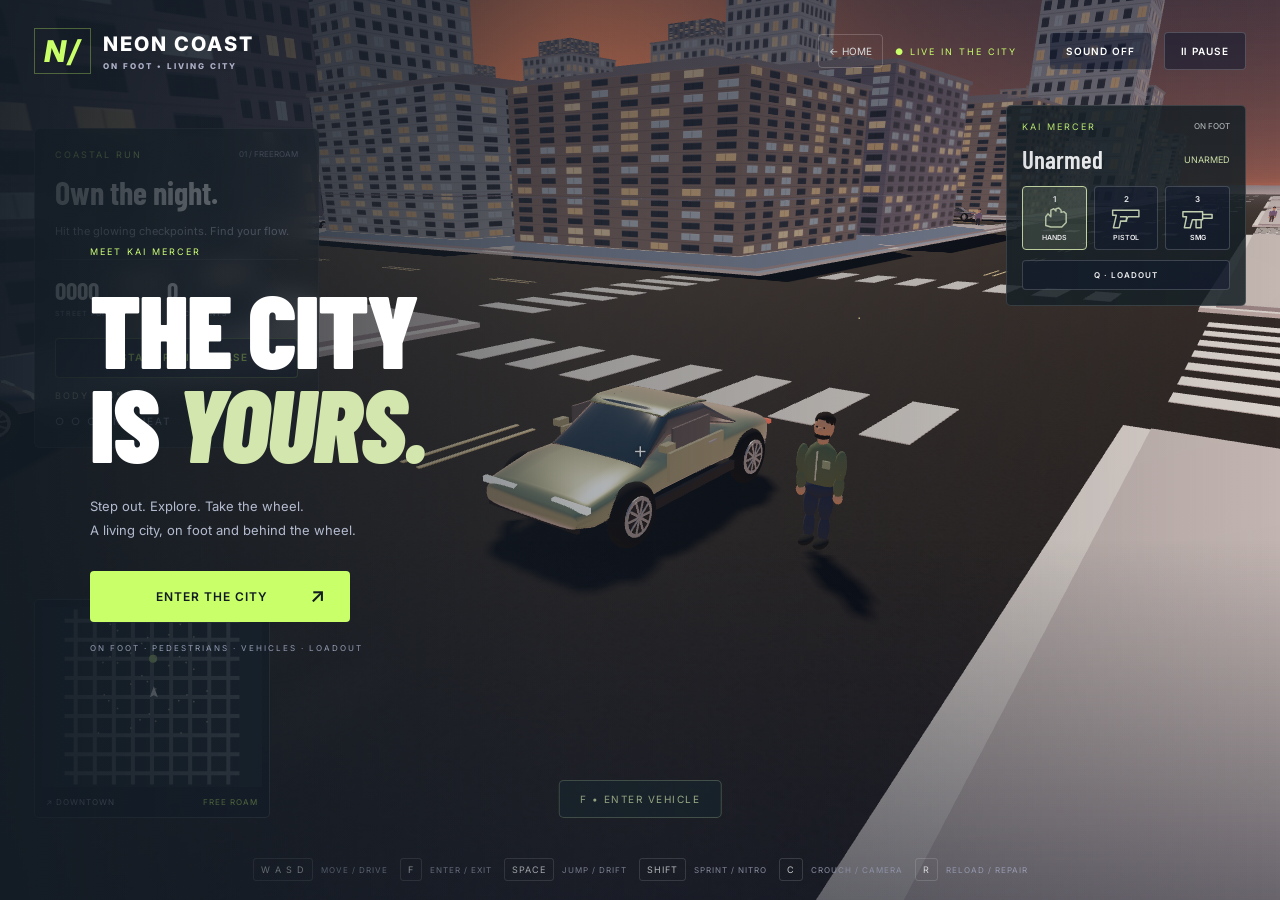
<file: game/index.html>
<!doctype html><html lang="en"><head><meta charset="utf-8"><meta name="viewport" content="width=device-width,initial-scale=1"><title>Neon Coast • Midnight Run</title><meta name="description" content="Explore a neon coastal city in a 3D arcade driving game."><link rel="stylesheet" href="style.css"></head><body><div id="world"></div><div class="vignette"></div><header><div class="brand"><span class="mark">N/</span><div>NEON COAST<small>ON FOOT • LIVING CITY</small></div></div><div class="top"><a class="backlink" href="https://zenkeey.org/">← HOME</a><span class="live">● LIVE IN THE CITY</span><button id="sound">SOUND OFF</button><button id="pause">Ⅱ PAUSE</button></div></header><aside class="mission"><div class="eyebrow">COASTAL RUN <span>01 / FREEROAM</span></div><h2>Own the night.</h2><p id="objective">Hit the glowing checkpoints. Find your flow.</p><div class="stats"><div><strong id="score">0000</strong><small>STREET POINTS</small></div><div><strong id="gates">0</strong><small>CHECKPOINTS</small></div></div><button id="chase">＋ START POLICE CHASE</button><div id="damage">BODY 100%</div><div id="heat">○ ○ ○ &nbsp; NO HEAT</div></aside><div id="toast">WELCOME TO NEON COAST</div><div class="mapbox"><canvas id="map" width="220" height="180"></canvas><div><span>↗ DOWNTOWN</span><span id="mode">FREE ROAM</span></div></div><div class="speedbox"><div><b id="speed">000</b><span>KM/H</span></div><div class="nitro"><i id="nitro"></i></div><small>NITRO <span>SHIFT</span></small></div><div id="interact" role="status"></div><div id="crosshair">+</div><section id="loadout" aria-label="Weapon loadout"><div class="eyebrow">KAI MERCER <span id="stance">ON FOOT</span></div><div class="weapon-current"><strong id="weapon-name">Unarmed</strong><span id="ammo">UNARMED</span></div><div class="weapon-slots"><button data-weapon="0" aria-label="Equip unarmed">1 <b><svg viewBox="0 0 48 32" aria-hidden="true"><path d="M12 27V15l3-4 4 4V6l4-2 3 3V4l4-1 3 3v3l4-1 3 3v12l-6 6H19Z"/></svg></b><small>HANDS</small></button><button data-weapon="1" aria-label="Equip pistol">2 <b><svg viewBox="0 0 48 32" aria-hidden="true"><path d="M5 6h36v9H26l-3 6h-7l-2 9H6l4-17H5Z"/><path d="M15 15h9v6h-9"/></svg></b><small>PISTOL</small></button><button data-weapon="2" aria-label="Equip SMG">3 <b><svg viewBox="0 0 48 32" aria-hidden="true"><path d="M4 8h27v11H17l-3 11H6l3-15H4Zm27 4h13v5H31M22 19h7v11h-7Z"/></svg></b><small>SMG</small></button></div><button id="weapon-toggle">Q · LOADOUT</button></section><div id="weapon-wheel" hidden><div class="wheel-card"><div class="eyebrow">CHOOSE YOUR LOADOUT</div><h2>Ready for the city.</h2><div class="wheel-options"><button data-weapon="0">1 · UNARMED<small>Holster your weapon</small></button><button data-weapon="1">2 · PISTOL<small>12 rounds · Semi-auto</small></button><button data-weapon="2">3 · SMG<small>30 rounds · Automatic</small></button></div><p>1–3 equip · R reload · Click to fire · Drag to aim · Q close</p></div></div><footer><span><kbd>W A S D</kbd> MOVE / DRIVE</span><span><kbd>F</kbd> ENTER / EXIT</span><span><kbd>SPACE</kbd> JUMP / DRIFT</span><span><kbd>SHIFT</kbd> SPRINT / NITRO</span><span><kbd>C</kbd> CROUCH / CAMERA</span><span><kbd>R</kbd> RELOAD / REPAIR</span></footer><div id="overlay"><div class="intro"><div class="eyebrow">MEET KAI MERCER</div><h1>THE CITY<br>IS <em>YOURS.</em></h1><p>Step out. Explore. Take the wheel.<br>A living city, on foot and behind the wheel.</p><button id="start">ENTER THE CITY <span>↗</span></button><small>ON FOOT · PEDESTRIANS · VEHICLES · LOADOUT</small></div></div><div id="mobile"><button id="enter-mobile">F</button><button id="fire-mobile">FIRE</button><button data-key="a">◀</button><button data-key="d">▶</button><button data-key="s">BRAKE</button><button data-key="w">GO</button><button data-key="shift">BOOST</button></div><script type="module" src="game.js"></script></body></html>
</file>
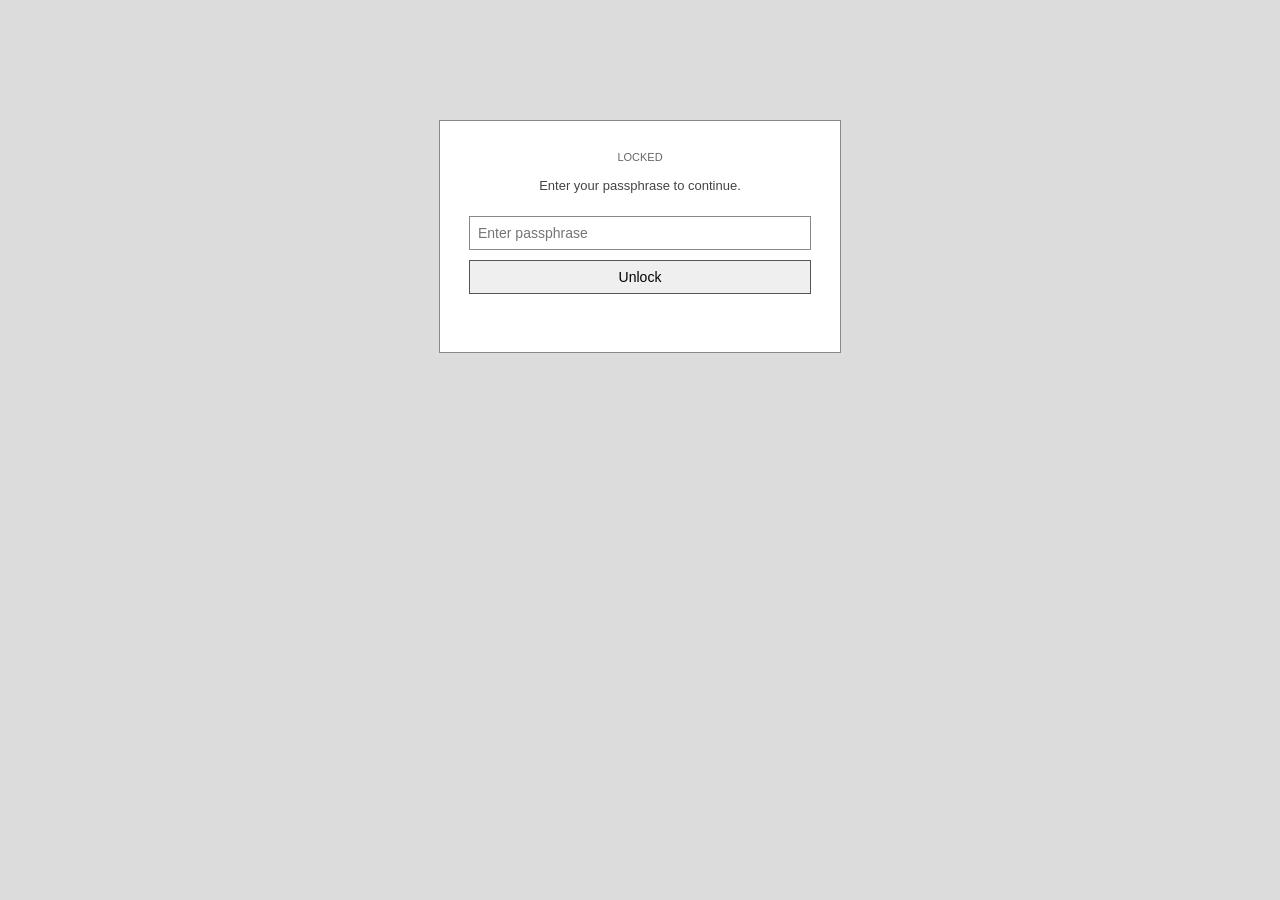
<file: about.html>
<!DOCTYPE html>
<html lang="en">
<head>
<script src="https://challenges.cloudflare.com/turnstile/v0/api.js" async defer></script>

  <meta charset="UTF-8"/>
  <title>at Portfolio</title>
  <link rel="icon" type="image/x-icon" href="resources/locked.ico">
  <style>
    body {
      background: #dcdcdc;
      color: #000;
      font-family: Arial, sans-serif;
      margin: 0;
      padding: 0;
    }

    #lockScreen {
      width: 100%;
      margin-top: 120px;
      text-align: center;
    }

    .lock-card {
      width: 360px;
      margin: auto;
      background: #fff;
      border: 1px solid #888;
      padding: 20px;
    }

    .lock-icon {
      font-size: 42px;
      display: block;
      margin-bottom: 10px;
    }

    .lock-eyebrow {
      font-size: 11px;
      color: #666;
      margin-bottom: 5px;
      text-transform: uppercase;
    }

    .lock-title {
      font-size: 28px;
      font-weight: bold;
      margin-bottom: 10px;
    }

    .lock-sub {
      font-size: 13px;
      color: #444;
      margin-bottom: 20px;
      line-height: 1.5;
    }

    .text-pin-wrap {
      display: block;
    }

    .text-pin-wrap input {
      width: 90%;
      padding: 8px;
      border: 1px solid #888;
      font-size: 14px;
      font-family: Arial, sans-serif;
    }

    .text-pin-btn {
      margin-top: 10px;
      width: 95%;
      padding: 8px;
      border: 1px solid #555;
      background: #efefef;
      cursor: pointer;
      font-size: 14px;
    }

    .text-pin-btn:hover {
      background: #ddd;
    }

    .status-msg {
      margin-top: 12px;
      font-size: 12px;
      color: red;
      min-height: 18px;
    }

    .attempts-left {
      margin-top: 8px;
      font-size: 11px;
      color: #555;
    }

    #lockoutMsg {
      display: none;
      margin-top: 10px;
      font-size: 12px;
      color: red;
    }

    #lockoutMsg.visible {
      display: block;
    }

    #resumeFrame {
      display: none;
      width: 100%;
      min-height: 100vh;
      border: none;
    }

    #resumeFrame.visible {
      display: block;
    }
  </style>
</head>
<body>

<script>
  const ENCRYPTED = "52gJ1qpVbelsL0cY98vQNVExaO9gKsguP2B6BKHLXG3StChBOTzCE41W3WkGWHOx3L/58cidUiiILeGPPdHJbiXlyUkKTv9xlvt9DO/MA/s+G8lqQIC24NftHi/1iWGEPQRrwPVfTisDMz+XUWnAJxMyi6W0o1ncTSOB3XLjhM23P4z789EI3l6odPae5CChlDkKv1RV0ka5aQL9/TY/e/rKYnC/7x/6uZa66G/[base64]/6X4VxP3De5tYoaG40tk4pmxt0Xjl+dQpL2AnyicyY82b669VrWsASsLRkPWTGPEbGRGijYn4dLz4u3iRZyAoAc2Wrcekfv59h6mXKxB8bigOEryrS7d+pBjVmODERp9v8LHsgsXtkI+ZgAXW/somUHHLQKdumyAkgSzSQC1HaELHF/kyY9E4HcFT/+iw9naSjrQjdi4PsaQOWGvCoaDvXvNkEenoI6MTZqn4jwbZcwnFAVAbgCz4zX26otNOkk2Rea7yixlKdVHgnzqXUBV57l4JUVNHWspSVJuLSt3Lbp9YMIieIp6Gj9/zgPfKNUfgSqKPj0lTj7zwg62b9r1EclOl7sQNI+giTWSd6a5gYbhXfXuvTZExRYEuqVGjMAMZaMtF3D66MIWFt++IdNVEVqtD9esYD3y9bup/IRunKBepJ2O2hZTzYUMI5/[base64]/bmYJzNYhteDsI2pdsITdBf3UTyVDG5GqDcTEMYCZmqhCuXZAru5OQKFJYZziLtfhZ2FzZPCfxk5R6+O5aOUTpToxmfgPbtLlhZCRYvp1NOWASUcEDBUkN9qV34BjigR5YGfzsb/qadqVmxsDsoLYF+SR632IrvpCRtFIlLvlHcMB+UCzZ49ckWU/SE8XxMQ6xfEkc5rfn23oadTIf3DfLD6gcUt3BzJ51SQksi61jSQ5nqJVoT43A3HlRx2OGpkGpVhOjUzcmb5wdS63PS+/5ITptWAufMGPkK5pxdgB81KP19L+lcBeeDT9tHovEpZ+UHooM836pHRVcMhkNCWZboojlRTJP//LSIf3LNknlodJcFmbE47YZH1Bu24GYh4/mItkXD6jDCDYxuRwNGIszjZLZBMd8ov/UTcLvcRFd7sxB71ghx7RKXXo5BILWxpPwTLNaImfADkE6Ihs9C67Gtj5ETWqAK4gIQXn4TSII0kstiD8PRySj1Iy6uIT1km4CIGmcTG+Jbr62+jZZGIGFODuagrirR5QiKTsU0u95117onqzrhRnQAj4txkPlF7E/3uQRtPY0lnjWBHYzCh59iaTd1AIy723pHwZ+mzCboITxkUfjVnmaOQwT0WT60WzXtIlKstGJFXKwcZFZrbccbRk/9OyZyIdN/FmjQFne9esLZFgN6aFlfKo+AV0R8Si52gQi7BzWgYayLCs4gBeUab/eC9l8kzOo2Ymwo18rbvqgaxUpXKQukHAd/Ep2XoASkGRM5R5O7z0Xa0XtQ8/c2/b8hOsgOey1+Lw1pRa9ITIO8SBBDX6WzLJXpkrzpW8gsyTVOa7apLOMHUJIwIAy0wuJcxTl5tzVEaMoo+kjpPUNVCr48CNKv8ex6rbPMj22g3Gqhupf8tapOkiqE3/FuBjTXLFowFLTVGH8dsdbZ1jPyBasQEZKlcnNfc22IKa1B4clurKvQe8VW5GuT+nO3OinU5zJHY0JF2m2Mt6S4H91d9SMfDpIt8IFuXOM/OSmy0CgNtA0MAHr+94sfhntcdcOwkR/Wv0S99oAYTw+x/[base64]/ndUU9KEm2O3um/P7G1kNvMIlBfxDO6IcfIW3TqXyR7OmZU8JgDeE3Vap2szGmm2315Gb4a6T4kqR1hTUBrksvyG4OnEdruzndFOcp43ARmbtvYGjyzfEFdtGCG958CcOgYRIkSlE6KTq6QxHrAJW9dU35BZ4fMqDy/M/F65J21pd1GIKhfF3hBByIHnKNJkKL+VFySJq+4MrtIWgF6oF59Cz4owf/84SjZtVwqlPSxPBzKN0Vvrd+HMY5uldVWwtVTwH6I3p66JEvOxIAIFqITIRvYmZk/zZQAxbHC5mDyiKCTfDn/p+xNnyZbHXvnCN290K2tHxO6GVY+vWwE5JGTR1GCjckthk5uRmEtMJSbyVnsfYVxnQUOQscK7nDmv+TvSiHF4BhcyNkGxsIcku2TNV0fzVAqlL2NA76yu/j6LBvn06c2HzlRtNplSw+pywN41XFFHSMAjpDEcZeJW39e/PA6lw/84BZH48IU8aw5vnpRi2MasRx8Gh3GQ+iU9NZhF1modSbTexBovVhkKGmvWUHLW6FB/r12GOn/dMCgc15MUa1NkEXWARbhZHk0MLBAVF+zlw4mLP0M15p7jRaW9neShfPpywGPVA+LmNS0aqP1PsR8yrTdZbB8v5fYS4JBWjDKx3sXE+0nt+s4IgVZcV51Ia/mfsSV8lIwF7oJNniW28MS6DXsqnYgt5MWbqvWYAv3+UmZNUL8YCfeFVQM/X7gcEdqzm3jX/beREjX5vnZb847D70EcO2mT2D9gHpHE+3j2lDEBReZapGOgnYf+rzC6kCUFb4MVWBEJCXtvgkD1ZZq+PFMAB0oOthw+r5sDz/Hyw+xZKO3kUAkf0/qsiowWIN2I9LzbNN19fzWIq1hIp1zpK+fWUjKjyo2lL66X35sBYuaUVcBezPolmYKHzSANgkIakTa8srb1IoIaADsrmERI/2SZenQeaKEkvkj5cIIJEMwaLBS+QA71wWx5zbnKa1NWsNEkkpxb2sFqtGta63+4p9Yu2+nhFBVIO+tst6IztdG4uQCL2JxTSUW8TmMWve26Sf110TCaRBfFSDOfOeTEiB5DOLdMQ/+El0Xpf96l4iCFb1QZ54wMa7pqDIm9WwPEtcEtCI5Y9MLR5Ak5H2QZP7N6StfWhuDlBIsDEGr2TMu5NBWgyLkDZFLHYVCkUqEeiN+yDQH7flTm7VzCd9p8OdIzMtOg7Gs87F9ojxENvfWI30OP6DgPDmfHMpDjO317/G70zdyu/ml6oGJtZ/YiEkVR0ryPlq2xj6J57+Q2oHJ3WG7Zl5P70AsPaadrkRfTDq8NwLhIQ6syCtpSifr+l4qCGrroan7EXDUVR3zNVxmigLltYdOB7fmpce0EgCCDeenxJP+k6TwuUqOzRmYTpGTYH2nIRDp56NAgZ4tQXjyOCHIWdJMl43juZXLguKHRKnqg3ApBU4wQH5Tycs0GCq4q/h197eZvZX4MLBMCu9ROmtJZJqRJElBUnPUGv3qo2YDmsg3iqjHeZmJ03uI4QfXzMzYUdKz2ZZCmS2I/Qm3IE4JdeIpOXEJW/0iuICzodwGH/pt2oUDVLt1rGm7spoB4Ps+qPKFaLr9w592eUoGT96wLTEG2ASIik4fbruY+ApYGvG3OHDUCx1kJc+p5ivcKsIag3qDvsMD4oRtwxSriJjFIW67AtdVYZAOZDgk7KQKXHXBoF2uJXXjgRp8nhgf54G2Cm7eVfh77WVE5//QkdlCGLeDI3/HjURiY4JDxF3sxuddZHK7/YpFtQeNOZdSkwrzEA3euEzQRb4XuDWSVbBOukVoTCPp4m/hDZZvPl9LgA/JznrnH00fcESg8uCetHhaMfQXerEgfkimJ1CHDURcNF/dED/ZS9EGPPic1S1UplQCyV7zLUWt8Hlke8nxBxJLo5AG3wDqlbiJZErlhdAF33iP9EPMVTC/9qWcaODqwjiKhCFiJIjJr2kFBD7idOYQ4hTyoh/6W9VzQ6QrkG0TzKe+Ss2iOgHEqIG8NxWzwR+fxUMBzEe8elNZkukFo8/[base64]/EeEeYBjj5PWiiieOw5VPJGWqbyt0uLYl9mcPMe5eGD0MoVBeFH/yhiX61CfgYaGbAv2Vi2ccPAtUTNll+Q+ivh5MFP6DHmMeeMXsdVNEUjRB1AHge/[base64]/CMV+FhXDD36Qd21WqZnw73WGdQ8uRrVgfUcUKc9udAuT9X6w9ZowhQpUDQ5doqmSmAEoEa+ole5QTJUKZV3R5cdFX/6QsLg94Sl7ALOKO0+LT3unGe2m+rTt1U/j2QxOgAXJkD6XNxX/Jov9ZZPojnirMsOwm60ZQbNWeV2wIDjQorHKuJGy/poAHFbM6BWcY8EhmqZm9cDihXOi3TFcv13tubUA94CczM7/52Lo8Zknob8wclvuf+bNMYus80Wnukg4NzM28r/K44EWz5j/yMR1BBzxfojZ8FMgMzvgG9mr6wbsPWU9EfrfSv8IkmvoO7etuadgo/1rTVffymaYdJdTRBV+obXOp5jxjiAhoGOiEg/KbcskNjzWZOCu6MrSN5/zT1jFC2rUHP1nLCvHNkpWwS6SklWhAPGj5tdo7jTHGJWdCwz6FVeYySKMuxstif48phKAAyoItyaZTywprtQ5mVwKbewfEH591DDXkecl4hta8HYXLLwcsk3a4ksRrHJtIt3qrWO9TEwLyfrvNwKzNxuChMOQYOrYw2DaQasD/qevw3L2sC5YGOrvgcsVnjme4TGJubBboLOVnEJEdT8mNHLWdUvKacL3r4ouDkx/ESTuHa+XVqj7NfLKZqWqXtno8EjQyzbDKmV9Qp0oORYC0H51ybOBQN6MugkxzqTAWupNHxdAHHb3G0o7N2l23QglEAG/+f8yPn/BMngZD/o0Jbdjbo0sBwHv4Q0rlTc2qE+j44ryqZ2kyfeGc3bwkggD5aN1LwxrgbRzo25y4pTgi+/jtB+GX3/TL9+vSNpJ5Wezq2dZVaDJKiNamK581gWWPijbpqxmusKB70y7uY1MkOzZpz/ptuZZ3uMM99LxfCjBCX2ZbbT2LlP6UMIfgd7j4tHja+8FAwea2snL5+i/YrtjwBAW4+P4VMQy46SPq3+lXCLREdafejOv3y2ZH6TvmWHEnzFKKodv7M3zE8+PkMLsnBJSy9y6qWprTiV98IRoFKJ7XcSEf26OTt5VpfrhBHBXS/h0VcAZxhbo+2u8ErlYdA/PgTmkTuN3t7Jm/qDotXiPnVVk0/1Il76U0X8UjnLYOhWpz8OmedgR50AJzlhwiHPeyj42K7DO4PYS/xVbsOl/+hVzj0ImgHmYdO6LMfOC5gE33Fe9eegK7CyIz6NBYBc+kPZsB+JCVKzUlMjzfOiZzgwzwZeg3Yam3T3BtX4nFVocW/9Z9JakwXcF5XoQXPeSC2J3+FAjdkStOVimhrGybbHF3iH5swb+ls6jHZBpGi9QsyIOZPQAqTuo7z7qfM+6Ju18J7+PHEnzhhK9PNksbZUVryXXMKl/N02OYl3J7bdzHnptSM/BtswJp5s0Y1kOFs+XZ06Fs8gZwTZzBTruVfDQAxDdaVWni1uztcbp8VYbeGM7PP0/8JlJiVW5wZ4tj8RiyvFZAwe4AoIYCLfagUYE6qCf2BhZ30HHo8E2/+TxNOn7DJiPb26FObz8gOTamlnktAUpC5LwzHpNv6NEfbal7extaEaaDyO5rjt+QN2W7V3Tn9Nj0o3wXhCI38XNwtFQZos3J1Co0+5amjP03ivU9SJ1pvYh7qvcLSvvPp+vzarhM5m+iYUA3HQJAmlCPMeK8NrHH+MKSp9rUtciAYH4/K1jcHeE9ZlkilhjTEgREZN7klBl1LUW74ofAFR6Ja1S6XdaPZw2icM0SPnm1wyMSbdcdCDp7UYy/zEmk2nxLE3hPbbhxD39PfqKjGIJCYYAH8pWtns2WkGSCHEfc7rT5pTtRjJN0LlpoSEWRXV52bAfDachd3HmoEIH6KMUw9zxcsROaIQhx4SrgGAKH/W+p2zwy/rkKN2505DjZXnhUZ4RUwNgRt3mnIscIJYu4R8+kd5tCIr8ydLZWcNucO+tgr4KWGvRMigFugkHBjYIGFZ9XuB24dKgtBTub0JQqtnhwF1iYb/ElQ43SmzuFe3ySRA3NTdbR2OidTk8vM8mXQixyoRQo/3Y+8l3PGecB9U+HD0zXo2lEVF1zXVqoStenc2rRD7G+P5vLhPWeUGFGeC0GdwIwImIeqxl2LxOprRVMpNqAjn9bnG3/hoXAl5npbpz0xT5pwJzIAxjeGrzZBqsXSWiN9sjhunC7YuYvFqjyKRniYVtxJO/prxM9gghnnNdfJxilBiVgUOGW8XR5PCOCe+oEoHIE2NlzaCbnus28G5H3uwJb7+RCgVpm/xTH6H+t2x53V9p29caRA85bkEWpOwkqwoNf56LJxCe88n5rlkYWU6Ev1BWWSbg/zOFyEowmQ7jbXJ7BpP8ystfFXMZCSu20BokHH1ILZwQgdSgoYBXVq1ssXmkPqJFOXB2pC7tfBAC9oe+P36eVAaowGxOaODaOSKR4QsJhvwsmSS1jdgjPH8tUPxzCY6GaD5gXgPqC9+hGSnQrHtn1e2tG1XCUniJYY/FjIF4dxrD2uPxTLJLEhzFhKHcxI1YUaV5PYpAT4gDbVZ0hJg60EaKMAGwqw6vUXDs2/0Pq+zq1PJuMnjDs8DWbhP7uBJcX0+y5pGpBKF2Y8+7H4hOVlaj8hu4MdBuikRIokzU5iMxwxAQfpMQN4JwPO9ON6e/ED6dy2DSquOyPDlyzoNwTZYP1nb6TKPb7EEAFfAVD0RW3dUsP5AxkvPcae1YrEX17RlejV1M7XA3lY9gtk4+iC0jxhffZhaJq4D8LioHGw8HM5DwPdS68XiqMoAnkuylzp3YCIPEUQ3B7Vy/qs8ljfzQ3Ukop/bR19ItiGFCsk2OS556cFL+K6iurOBuUUHwD1E1YDCB3evutre/IfeRVeqYqwA+52IclerfUy86IAt+7YOa+MD7SO/DwUvArNt90t9+0o94S7sGXZUjCbLt4ohaGA0vKdeOEubWZUFQYDPygAh/7flzye509OupeOWPKb4hs68004+N646smunCCF+WAJYh7iWSTbMZM8lzqyHx6zDqTm05cqzZoCz1u0+otz+Tu/m5+u4b7ev4R0LEPQPfE5aF5MXWT0mCRiVE0lsebdO308kjN9Bxcx79Ir0gaEKYuUwbfyIOFIGQeWGX4JjuBlr1rugT7ORPTFWFZSnrMkgzr0gIc2E8bi8hisav9espyIQ4yxrt7XmXilgPzduGfuOIJjGPp5JH6qFHZ2gH7cOTuodIDYF8uKAk8X/+VRfUUyMPRViP0EyfFxJZLELGGDVa2JWzjoJnvEDBBs1hVGLB6+uTWrNj1Mvj+u27itkZI++kYtbFph864oTxLHlRlsROJ6zqq2kVNH6DxPsutGnCjLVWiHO03uAzXpFQ1kDS29Uh6XSN//Fye2Bm7l+oi6lLkvQyfbbjfvX5VGj7iTkkbo7H+dUbkv3v0jCogUSu/knay7nU5JehjHbYMJbGCY9IQ4klbNNC5PBc15oXvaE+uMKntSSYuQ08nHXW5fcNcfYH+5rxR5QbeuoPQ5VdDaTNxk5FCpRku363hyuMUbfUO+QY42QZv8fmOoeuE5StgCrvqsVHSIcg48ZtSL5omTPxp6RFC90Stz6NtwjudUDkqlfS9qeX6IEvGJYYhOp7b/H36OArsAx2utrRbx4lixSpvjm9QCwEeLz+bbqeS5nHVQ0mdDUOZIRN+oD8co0udeY5fHNEuFKNGL3bCoCwyquc2Q0kKNEAIi/aPV3ZOmIbUr5Cl/8UOC/oAiR/axYRbQ8j4iXcEFzC5uLZnw/dfVrHz6JQ8Q4nNt96KIHIZhOLGz3ag2FwKZdCVoOAv6+C53bZ4ZWTd4K9Y5KAwXy2Nyv/Mca4KtVaj9Lbq7ycspA7Tl4Nc0cBgX+ZpnbZcNvGH6PBEYc1P0BKMKqBrv+vLC7ju3Hs8ioU494cG6t5NugCB2MkLfdKHJ1LrRpSafuhLp1bkX9Nx+BCwK9hnxlJzK24al8p/IER3fc9mDyXfwWr9EfnBCVP6OEksKvi7zaIUuXK2j8sX6Ucz/[base64]/C3zZ7Qsx6JS25iIExebJLYuU6HLGAerXakIw2HBsso1zp8FsQFWWvSLeAUJTU8TP/DdJkqhMWEdSLxWkDdVQUoj89JsSZOKHY15zG7PZFdQkngJF3z00Zclku6eQwUm+L1NOn7vbynHUTQfQuIJ0oo0Eu2/4eatDhnz41GB0u7yvKcx30D+lI6wQvv4Yz9orX4RnF9zjcH+B7u+VzJ6VU8FHzHwM3Vmy5euoOOMIOB0+3zzpF3d6yzmW7z/kwH+Y2Y9QmXWql9dBzGJWNZgOz9Neu4d79RkbHglVOg3kwAeqFl5FwV8ul0T8AYct1a4STfbrGG09X1VUJEEYxkWeHwC1jRbZhikkcLDO38XmDA5/6g7ythHIi9/FZzlFaQ6GA2rF2yrsqcByQ/DtKv8g5tEtQwjHKE2ZnLW1ypWgrirJ8R/XZyWvBDEwyTDh7AynYmgitSr/PBW7kfaCxKZ2ApnepMwlzx5HlqahY0V6shztTSJHmFqwGDSrdhcJcIoPJWfaxa8UyVQGW5CN0h9gyu2ZAK7a3ancyki+moEuXonXPlc5w4iVzaK31VTDV6sGpyf5gXND803Mq7/1pN1N0dGwED3+laXDcC/JahXl7RWl+mUGOFYMru9+JVegbCjBXjXQFM240Gj51l+Swz9kVlue4lCKFSyZ8zA9ybh7YvRgHyqN48XarVnUh8jsiXQZh0FnrEOckE7yb98iYdJ78JtS7mVNhrpJTQ0G6YiVqdSZsRQmkUyC6AFnaO5NsFvyQHwx6zzwsod/ovfyhXPN08x1DMi8/oMMPX0x9SLumq790ReqH6WUfO2lcARLKVbFJf5mN5wW8gvI0nEzM3l8BE5/6bbLYdPK3Us2T86PEiAYtAPc6egmzimyr1+pYu3/3THXLezyf/y/ImpfprbGWihurBob0vS8olOW6i+0jKs2kT370xPRB6nwdHv8D36K9YsAVkNiNbnmXffyk09eHd1pljBkvZJotsA5VfsyGPrldxWdYeefOo0E9crx1TtIqITNHgTRLhkz4cO/BH+1WwjgjJ60CQvR7odTPsEBVJzvZ6PZm/HtTjrPwD3LPXw7N5gqKmHQDmcztQL0WwcBNzE0sB0k6G06gdI/I7gQ8unqswlOgARQ5vTYiZLFAdR6mDGPR2tM29gQx+5fYlsICZkVnEwSwfeWmZNahMDRSr11ukJqwRiEc/zfFc+Jgiu/TjjVaRhNXYojAP+ke63ejd14gM4UedcbyCKG7wDE7B3pPQQ6lCi8xisLih2gR2jRZ6zeruYJT7luvvghhlmBpweQ60W5rBVNcyHebf92+6A8y7UgONpZkSVcn4749kKzP5bIeqSmMWSs4iWh1+Xh3RgiJcRJB1IP3rnI57Y3BgkSCSzG3dksBXMu8nFSjzalZnI6cl/l1LAHuFYMbFoekv3gdnVWdKpCm4/h/[base64]/W1dH/2ZNursmTpWFgvWmS4UbLJkyexY2Uya/qw9Njn3+CS2lVW88XN+W+PxNCsMORSbmcZveiu/C/Y64cbNmXzGN2Tymq+icBL+U9nAYS7WlDEQ24FVJO6bJjsrPXjezElptNJSAnctevouc28QtjoKSe+4xFMqLVuCDKuBE58CE0AIYiajS/0a1G3ZZPOUqL67rFR7r8XU7Dw2YsrBsPL3EOk1KzFrwMlpljJm398USxiLhmi7IU6GBBOFfi0d4x0AVXDq/kv051z4iWW3IWMmiUGMh2GLH/cCD6SQRKe1jb7Tc/wST0mulrVeiOhr0EjvmEN2DBGgMBQZ+AgVLYjQRlTdhhXxHR9+G6wfRllOULiC7JZnyEy97G2k0M+PhoW5wKHy+qTTdoIJTqpzkwFrhT4Ix6foOyyDx2V764DH73TiIQqyXam0haGbGTkKyh2ordduYGIE2SgRrItW7wVu7q7c5Yg1RCj3LmHTVROt1VY2skR401iv/+/Z8E/iZh0UnA5DQip4Q5cbd1sDeb6uPu8pXjjTFUDzKBjHUis7ycjadv3ISFBiFO3l2K7qMWiFQZJEbyyh3BmoaKu4SYm5M1IkciXFOc2WBiLQa7IFIG0UIK2XXi0Nn+BHxnykJfqx+96zMXna3+mpUN/9OT1gychjmbwqugC+FeMfpB+l11oFUrLpyjnan5uyOTKiADHwTk+289Lsnxf3EF+77KGF+8Kz3szdHWyvFvVXMLKWi242NfqnOaMQNadEbiNWvDh/8vFBODInaRTFOX/gRFnMq1Pm/9Pvh/0c5YZLq14UAz4D8zQEYxe0dw0KJeQhmzsVfgTrwAIpxNfaCA9eA4b95yl1o4tN2m+vrChcIo18q95VllEwgWJ7ubcpzAEvY3OJ60s5rOlY0urO2B3MhoI/zQ4eFQtfn3vGlpHOPYLrRnd/Hvg+za6c9l9/vtL7BuX2hlnJZJhDjf1FbpqwBnQXVR47mm3AIzTBaHxKxKB7q3tPCWvCpb8HEP/[base64]/EGwanLD9axhNNMrssdkuRTKKTM8cUvp9wTt1SJd2lLm/qrGTol63PGti+Oi44iT+TUeHDCcSBYEcr/1OdYYV1Ph4WOE7aUHxs/mq/[base64]/LhHO/1Vqaeak5bz4rczfNbzRt214waxjskNSFYPa3Kp/CH2AQi5u9QbkrQJNAqGSRNu+yS/XYmDxPbssiVaAEvzIojy6bo/kSzJZlbLz+4Wxm6xeOBAdc9HpgESxcK2Xdt8Q+aghHPzT1atkxi2pPF9jh1PkjSPx+QUbeP/e8FofjZDWKJ8vJNDf1hAAjC2Lubh0VS+v5iDcm8+3iePhEMJvq3WW7BsDPPpyj9vqZyJjSMHHNvbIiU0p/1e8fVYSi323x8n5M1qSiJ90I/6FJVqrTRf/Q+aDctu7gx5AVfzHwfaC5A0VQhyHCVGF90eIGgaBeEZMKzlU+VjR/j9gX8bV8+CEgeZ8xAYZPvh/cM28x/4Xsm6i+U9OM9QAIkqYNFPdp7/KbtDBsI+Qot+jTVUvKhV6oDcfyKPRgkXRWGEsAJBIsEmQlaqi3z6EUZUk4Xc8MpXVpdXt51LWgeJ203JDiP+Q5AKBVQ0iaY6tlnXtrKQBiHjXs3fPXM2N01yK1Uiac3KkUnAMesDUPiFHBnk7rBgD/UUGAoF9tODIpbNG11YLal46l/DqCvE1ORy6TNvX4QOEFZq1MnrbXim69nuCwZ8NDDEmS0d/6mP9LwseWiBt56qWBxg57Lje/0XhyYP6IydQBdonlyAQO4/skRfF9cezzi3HvXKowc/LJgyb7b4xp0Un06SrKva8U8mJQUUpQCxWI/qCD+chl3esuycP1Eb5hE7DSQk8JQNGQvyL5TY4uzZ+RqvBVxD6KkNY/mHmWiWgFFoB8URet8CgE019+ffpUusxx4S3XD2VO9KOxD9LysyqQof7G0gSIQ1ko9C+vQTbYnOT3rZ0Y6fmZz4Os4VW+if/ip0eDq0PDT+RSuY1YeY/eUd3yGwKho8nXdOTr4hcCk6webqbnV6yjztwtTpdGMUU27WJx3JW2WBPJH2dR3u5QzCsno+xEtT8BOnsBS6m6qtsnjeKKOPXJTyhGZyY963pKr0o5bxzZf8UjSZAtzi//bAL6WTK7ASG5t8EbMIcYDFbkapeA+IPIYRsesV3z7k6+GSHvbSN+VgJ+nCNV494Aw9BjY+KhWyRV3X/ml3vcYrouWJJdPCHGY1cKmDRDMe83WTUWYkrVzxGLIONsegLhh0RNP+qJNkBLgkyf37bjm+jy6wN5jyzE1/nJaEFZpicwg6Z0Vc/m8L4hsMUxUYV6eMZ9lbFYyOasf7xPdn/qD9kJXxIr4msuwImnxTs7xx9ZuvpH+3v9/[base64]/iyabxVh0JNOzyOTcDzW/h0SVhuBzmuO0a90JH9l6ZFPn1leTk5e9nLD+Adu3irfcEkvkT3FsG649RSC/om8Uv6tTvdhD2RXYNDof9BHx+g9tQzr6xD/I4J2man0DkkC+nurGCFhIfAjH1AScKG/LJ2Oqv1893MX5nHq67Vkz/AY9hruZ/[base64]/bC6PSd79+o2/GfDp2yehRDQCoDIgfesllZdy3eHPxX6bkcuaKMwZXpAfT7pMTH0MxYEUeGM7U2U8i4KoRbfjVePCh8t5I1NHiivJUjWsxYDSA0JNfQZkBXPw5hjjgyuieoMvk6wdfMGCUEq7dCWqam8gXMB+fAKbbkNqg3iM043KwUcz7Eb55YOTjSLCo6+ArlMu4Is3Vj/h31fdWsaNnFWEVHt6a6Tdb1k1pjsPbY9Q3y/msSwgGALidd8Vo3o4t8wHMtVLhtC9g6kHbaTLM7hhmSssdHP3TBPXruu9fO+7LvPbKBNwvixKAMTURuze9hry3AzeZ/4mlAcER0NC77ZtO/ER6HRjRSHQS4YODhFXnn3b0ci5oZVToNU3PzW2QP8WMdkrQDQEd6r9YyX0ubmbrgs0TnZsvx/UuU6nTLizNPZ/Tx5ircxoB0H+HNPpQdtt6mTqKYm56vy56KI4xbyGV+WlXjq0TPUGAyP1lYo5XgC/Tyxkub03Uq/WyZUnP14fS0zRX0e0YZiKSkSDQBVAHxGCa7v4J35TLYIu6zFnI+TCfsYLleiPjL5wfMfgD5w4h0D7BCE72LmNTfN1dAr5aEUyvsNJN3q6EewsEy4CbYrfwVzBatsilELEheKMBNYZxKaTUdjwBpdzlA8FQlb9vvPxu64TBtz/4J302xOLo/mVz/qhiIWguRCPCYGLIF8dCEQhLJJSUSSdC0FvwUz76QXce4AU1PEr1h3aaiQwnDHjiRt0mU/uc9j3FIJnrb4eMbwGVtbsToUGxbv6FmlDq6pioPRsX2cYaONCOfHHeKECPoyk42lmvooaujph3wTXG+gw+badZbRTctLjf1oQ2wYbWesL/HtEAsTJoc/xtCe7gDt98S6lQt+CjsJCgpvgFVCE6qCh4SP+2sYfndvnuPLu7lyzlzXF5X6Ef0DF7IDDxp0vcA+h15exhYEUR1ajvnxgNjr+w4Z6kxUp4/lw4ERaUiGJKeEVUdw+4luLGdUmm5weehmm0QuMP7kG3lDZLYu5lQYTDGIrkr7swFc40C37PscWaAdXev7hL1w0WGxPHU7i97mG0BkXGbrIItYuUv55jYjPimPZqLjpitwgq+6LU7Ytri7//[base64]/lEFWZqQJ4/CfgsD/WIGW0t1KvEmo9xEL7sBIFV7/qbPGnaQRsGO5x136vgxAxEm80ac2SnR5TQ37ZF8OiCHMxEWA+pdvkNJcdRoa1z6pIwSEmRW2kzv0LcxCi8nRk53cK5QmsYGD2qCUOUVkdzIywJ62gJopDRwP2uoYkhzn4DIb77/5vGFgvZbsWiASYHa8abaWh66mOV0nkWfBsdkTtvfkcWSGchAaEs7icA61SDvg5tIutQ4vkI0eqH2NvVibhVXZfdbjLHdjdNTkW2CVo4mPrfFjPSqfyamWYATzagOE7t7LnbSooWRzDKQlwql7bEHMI60Ts53YJDzyk5Z6ScRlVf+OOGp2Uq8AOooN8pz/9a1eAwl7p2lcundM7KM2iTcv0PaupFaPGslrr1hfuCkp8Yzs2Y07wFjB9nQ0d8DvIhco+yMbW0QWm3jRBZPBavC0TPhjCySReOYEy2ymbtgeFfmOQYePk+zewpK4TK73j0DCm29sR5c/Gp1e82mG8KZ8CIpFUIwWOkMbxww4rIqqPm82wus6bi6aSF2qBXkYk/RM65dmRGJplaUeCNdF2pyndDfd7qlMLJ2aY8StOHYIk8wBdx7Kr1iMvg10C2IEGpygTPGv67MsMAXGZTCS3w/a3h9XOZDRKO3YR5nINrUMBBukP/HPCA6BsI3zbew7ZDyD7YaHzadDwNY2PupkCVhXp6VgqvJqePi/[base64]"
</script>

<div id="lockScreen">
  <div class="lock-card">
    <span class="lock-icon" id="lockIcon"></span>
    <div class="lock-eyebrow">Locked</div>
    <div class="lock-title"></div>
    <p class="lock-sub">
      Enter your passphrase to continue.
    </p>

    <div class="text-pin-wrap" id="passphraseMode">
      <input type="password" id="passphraseInput" placeholder="Enter passphrase" autocomplete="off"
        onkeydown="if(event.key==='Enter') submitPassphrase()"/>
      <button class="text-pin-btn" onclick="submitPassphrase()">Unlock</button>
    </div>

    <div class="status-msg" id="statusMsg"></div>
    <div class="attempts-left" id="attemptsLeft"></div>
    <div id="lockoutMsg"></div>
  </div>
</div>

<iframe id="resumeFrame" sandbox="allow-same-origin allow-scripts"></iframe>

<script>
  var attempts     = 0;
  var maxAttempts  = 5;
  var lockedOut    = false;
  var lockoutUntil = 0;

  async function submitPassphrase() {
    if (lockedOut) return;

    var val = document.getElementById('passphraseInput').value;
    if (!val) return;

    tryUnlock(val);
  }

  async function tryUnlock(pin) {
    if (lockedOut) return;

    if (ENCRYPTED === 'PASTE_ENCRYPTED_PAYLOAD_HERE') {
      setStatus('No encrypted content found.', 'error');
      return;
    }

    setStatus('Verifying...', 'loading');
    disableInput(true);

    try {
      var raw      = atob(ENCRYPTED);
      var bytes    = new Uint8Array(raw.length);

      for (var i = 0; i < raw.length; i++) {
        bytes[i] = raw.charCodeAt(i);
      }

      var salt       = bytes.slice(0, 16);
      var iv         = bytes.slice(16, 28);
      var ciphertext = bytes.slice(28);

      var enc = new TextEncoder();

      var keyMaterial = await crypto.subtle.importKey(
        'raw',
        enc.encode(pin),
        { name: 'PBKDF2' },
        false,
        ['deriveKey']
      );

      var key = await crypto.subtle.deriveKey(
        {
          name: 'PBKDF2',
          salt: salt,
          iterations: 310000,
          hash: 'SHA-256'
        },
        keyMaterial,
        {
          name: 'AES-GCM',
          length: 256
        },
        false,
        ['decrypt']
      );

      var plaintext = await crypto.subtle.decrypt(
        {
          name: 'AES-GCM',
          iv: iv
        },
        key,
        ciphertext
      );

      var html = new TextDecoder().decode(plaintext);
      unlockSuccess(html);

    } catch (e) {
      onWrongPin();
    }
  }

  function unlockSuccess(html) {
    document.getElementById('lockScreen').style.display = 'none';

    var frame = document.getElementById('resumeFrame');

    frame.classList.add('visible');
    frame.srcdoc = html;
  }

  function onWrongPin() {
    attempts++;

    var remaining = maxAttempts - attempts;

    setStatus('Incorrect passphrase.', 'error');

    var el = document.getElementById('attemptsLeft');

    el.textContent =
      remaining + ' attempt' + (remaining === 1 ? '' : 's') + ' remaining';

    if (remaining <= 0) {
      startLockout();
      return;
    }

    setTimeout(function () {
      document.getElementById('passphraseInput').value = '';
      disableInput(false);
    }, 500);
  }

  function startLockout() {
    lockedOut    = true;
    lockoutUntil = Date.now() + 30000;

    document.getElementById('attemptsLeft').textContent = '';

    var lo = document.getElementById('lockoutMsg');

    lo.classList.add('visible');

    tick();
  }

  function tick() {
    var left = Math.ceil((lockoutUntil - Date.now()) / 1000);

    if (left <= 0) {
      lockedOut = false;
      attempts  = 0;

      document.getElementById('lockoutMsg').classList.remove('visible');
      document.getElementById('lockoutMsg').textContent = '';
      document.getElementById('attemptsLeft').textContent = '';

      clearStatus();

      document.getElementById('passphraseInput').value = '';

      disableInput(false);

      return;
    }

    document.getElementById('lockoutMsg').textContent =
      'Too many failed attempts. Try again in ' +
      left +
      ' second' +
      (left === 1 ? '' : 's') +
      '.';

    setTimeout(tick, 1000);
  }

  function setStatus(msg, cls) {
    var el = document.getElementById('statusMsg');

    el.textContent = msg;
    el.className = 'status-msg' + (cls ? ' ' + cls : '');
  }

  function clearStatus() {
    setStatus('', '');
  }

  function disableInput(v) {
    var pp = document.getElementById('passphraseInput');

    if (pp) pp.disabled = v;

    document.querySelector('.text-pin-btn').disabled = v;
  }
</script>

</body>
</html>
</file>
<file: game/style.css>
@import url('https://fonts.googleapis.com/css2?family=Barlow+Condensed:wght@500;600;700;800;900&family=Inter:wght@400;500;600;700&display=swap');
*{box-sizing:border-box}body{margin:0;overflow:hidden;background:#121025;color:#fff;font:12px Inter,Arial,sans-serif}#world,canvas{display:block}#world{position:fixed;inset:0}.vignette{position:fixed;inset:0;pointer-events:none;background:linear-gradient(180deg,#0c102250,transparent 25%,transparent 60%,#080e237a)}header{position:fixed;top:28px;left:34px;right:34px;display:flex;align-items:center;justify-content:space-between}.brand{display:flex;align-items:center;gap:12px;font-weight:800;font-size:20px;letter-spacing:2px}.brand small{display:block;font-size:8px;letter-spacing:2px;margin-top:5px;color:#afb2c9}.mark{font-size:30px;font-style:italic;color:#c9ff68;border:1px solid #c9ff6850;padding:4px 9px}.top{display:flex;align-items:center;gap:12px}.live{font-size:9px;letter-spacing:2px;margin-right:20px;color:#c9ff68}button{cursor:pointer;color:inherit;background:#11192f8a;border:1px solid #ffffff30;padding:12px 16px;font:600 10px Inter,Arial;letter-spacing:1px;border-radius:4px}button:hover{background:#c9ff6820;border-color:#c9ff68}button:focus-visible{outline:2px solid #c9ff68}.mission{position:fixed;left:34px;top:128px;width:285px;padding:20px;background:linear-gradient(120deg,#111527e8,#15183080);border:1px solid #ffffff1c;border-radius:6px;backdrop-filter:blur(12px)}.eyebrow{font-size:9px;letter-spacing:2px;color:#ccff76}.eyebrow span{float:right;color:#9095b0;font-size:8px;letter-spacing:0}h2{font-family:'Barlow Condensed',Impact,sans-serif;font-size:32px;margin:13px 0 7px}.mission p{font-size:11px;color:#b2b6ca;line-height:1.7}.stats{display:flex;gap:45px;border-top:1px solid #ffffff18;padding-top:15px;margin-top:18px}.stats strong{font-size:25px;font-family:'Barlow Condensed',Impact,sans-serif}.stats small{display:block;color:#949bb6;font-size:7px;letter-spacing:1px;margin-top:4px}.mission button{width:100%;margin-top:20px;color:#c9ff68;border-color:#c9ff6850}#heat{margin-top:14px;font-size:10px;color:#919ab5;letter-spacing:2px}#toast{position:fixed;top:110px;left:50%;transform:translateX(-50%);font-size:10px;letter-spacing:3px;color:#c9ff68;text-align:center;opacity:0;transition:opacity .3s;pointer-events:none}.mapbox{position:fixed;left:34px;bottom:82px;padding:7px;background:#0f1728cb;border:1px solid #ffffff30;border-radius:5px}.mapbox div{display:flex;justify-content:space-between;padding:10px 4px 3px;font-size:8px;letter-spacing:1px;color:#b6c0d2}.mapbox div span:last-child{color:#c9ff68}.speedbox{position:fixed;right:42px;bottom:96px;width:195px}.speedbox>div:first-child{display:flex;align-items:baseline;gap:12px}.speedbox b{font:italic 900 90px 'Barlow Condensed',Impact,sans-serif;line-height:1}.speedbox span{font-size:10px;color:#bbc1d3}.nitro{height:4px;background:#ffffff25;margin:18px 0 9px}.nitro i{display:block;background:#c9ff68;height:100%;box-shadow:0 0 15px #c9ff68;width:100%}.speedbox small{font-size:8px;letter-spacing:2px;color:#c9ff68}.speedbox small span{float:right;font-size:8px}footer{position:fixed;bottom:25px;width:100%;display:flex;justify-content:center;gap:22px;font-size:8px;letter-spacing:1px;color:#aaaec6}kbd{font:9px Inter,sans-serif;border:1px solid #ffffff30;padding:5px 7px;border-radius:3px;margin-right:5px;color:#fff}#overlay{position:fixed;inset:0;display:flex;align-items:center;background:linear-gradient(90deg,#090f24eb, #0b122480 48%,transparent);padding:7vw}.intro h1{font:900 clamp(64px,8vw,120px)/.92 'Barlow Condensed',Impact,sans-serif;letter-spacing:-2px;margin:24px 0}.intro em{font-style:italic;color:#c9ff68}.intro p{color:#b4bbcf;line-height:1.9;font-size:13px}.intro button{display:block;background:#c9ff68;color:#111b20;padding:18px 24px;font-size:12px;width:260px;border:0;margin:28px 0 17px}.intro button span{float:right;font-size:20px;line-height:12px}.intro small{font-size:8px;letter-spacing:2px;color:#939cb3}#mobile{display:none}@media(max-width:700px){header{top:18px;left:18px;right:18px}.brand{font-size:14px}.brand small{font-size:6px}.top .live,#sound{display:none}.mission{top:85px;left:18px;width:220px;padding:12px}.mission h2{font-size:25px}.mission p,.stats{display:none}.mission button{margin-top:10px}.mapbox{left:18px;bottom:105px}.mapbox canvas{width:130px;height:105px}.mapbox div{font-size:6px}.speedbox{right:18px;bottom:115px;width:130px}.speedbox b{font-size:64px}footer{display:none}#mobile{display:flex;position:fixed;bottom:25px;left:15px;right:15px;justify-content:space-between;gap:6px}#mobile button{touch-action:none;user-select:none;padding:18px 13px;background:#14213ac9}.intro{margin-top:35px}#toast{top:75px;width:95%}}

#damage{font-size:9px;letter-spacing:2px;color:#c8d8b1;margin-top:12px}.backlink{color:#d7dddf;text-decoration:none;font-size:10px;padding:10px;border:1px solid #ffffff30;border-radius:4px}.mission{background:linear-gradient(120deg,#172127dc,#20272b7a)}.intro em{color:#d3e6ad}#overlay{background:linear-gradient(90deg,#131c25e8,#20283160 45%,transparent)}

#world canvas{touch-action:none}#interact{position:fixed;bottom:82px;left:50%;transform:translateX(-50%);padding:12px 20px;background:#142128da;border:1px solid #d2e6ad55;border-radius:5px;color:#d2e6ad;letter-spacing:1.5px;font-size:10px;pointer-events:none;text-align:center}#loadout{position:fixed;right:34px;top:105px;width:240px;padding:15px;background:#172127dc;border:1px solid #ffffff25;border-radius:5px}#loadout .eyebrow span{float:right;font-size:8px;color:#c2c8c9}.weapon-current{display:flex;justify-content:space-between;align-items:center;margin:12px 0}.weapon-current strong{font:600 25px 'Barlow Condensed',Impact,sans-serif}.weapon-current span{font-size:9px;color:#d2e6ad}.weapon-slots{display:flex;gap:7px}.weapon-slots button{flex:1;padding:7px;font-size:8px;letter-spacing:0}.weapon-slots b{display:block;font-size:18px;height:28px;line-height:28px}.weapon-slots small{font-size:7px}.selected{background:#d3e6ad28!important;border-color:#d3e6ad!important}#weapon-toggle{width:100%;margin-top:10px;font-size:8px;padding:9px}#weapon-wheel{position:fixed;inset:0;z-index:5;background:#0f182bb8;backdrop-filter:blur(8px);display:grid;place-items:center}#weapon-wheel[hidden]{display:none}.wheel-card{padding:30px;background:#1a2531;border:1px solid #c5d9a64d;border-radius:12px;width:min(600px,95vw)}.wheel-options{display:flex;gap:10px}.wheel-options button{flex:1;padding:25px 10px;color:#d3e6ad}.wheel-options small{display:block;color:#a6b2bd;margin-top:10px;font-size:8px}.wheel-card p{color:#a6b2bd;font-size:10px;margin-top:22px}#crosshair{position:fixed;left:50%;top:50%;transform:translate(-50%,-50%);font-size:23px;font-weight:300;pointer-events:none;text-shadow:0 0 3px #111;display:none}.on-foot #crosshair{display:block}.on-foot .speedbox{display:none}body:not(.on-foot) #loadout{opacity:.5}#overlay{z-index:8}header{z-index:9}footer{gap:12px}#mobile button{padding:15px 9px}
@media(max-width:700px){#loadout{top:238px;right:14px;width:160px;padding:10px}#loadout .eyebrow{font-size:7px}#loadout .eyebrow span{font-size:6px}.weapon-current strong{font-size:21px}.weapon-current span{font-size:7px}.weapon-slots{gap:3px}.weapon-slots button{padding:4px}#interact{bottom:88px;font-size:8px;max-width:55vw;padding:9px}.wheel-options{flex-direction:column}.wheel-options button{padding:15px}.backlink{display:none}}

.weapon-slots svg{width:35px;height:27px;fill:none;stroke:currentColor;stroke-width:2;stroke-linejoin:round}.weapon-slots b{color:#cbd8b7}
</file>
